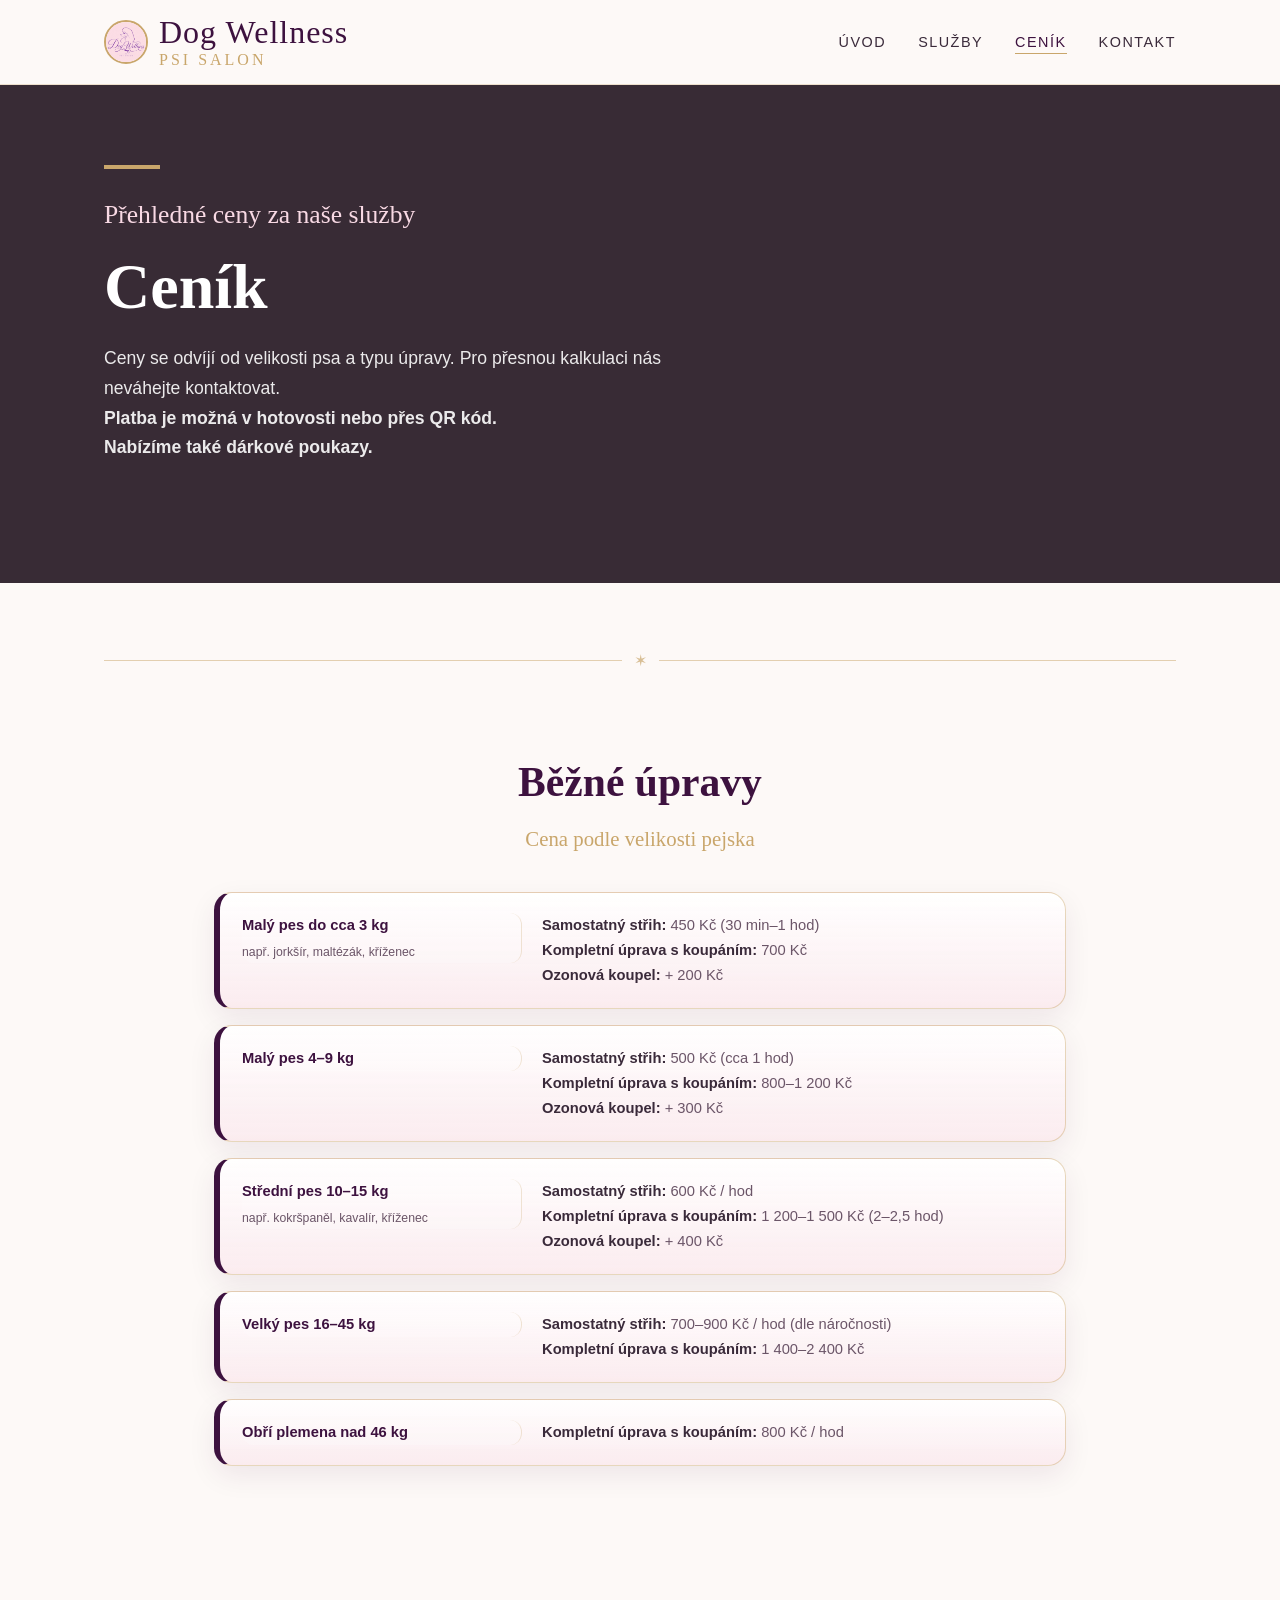
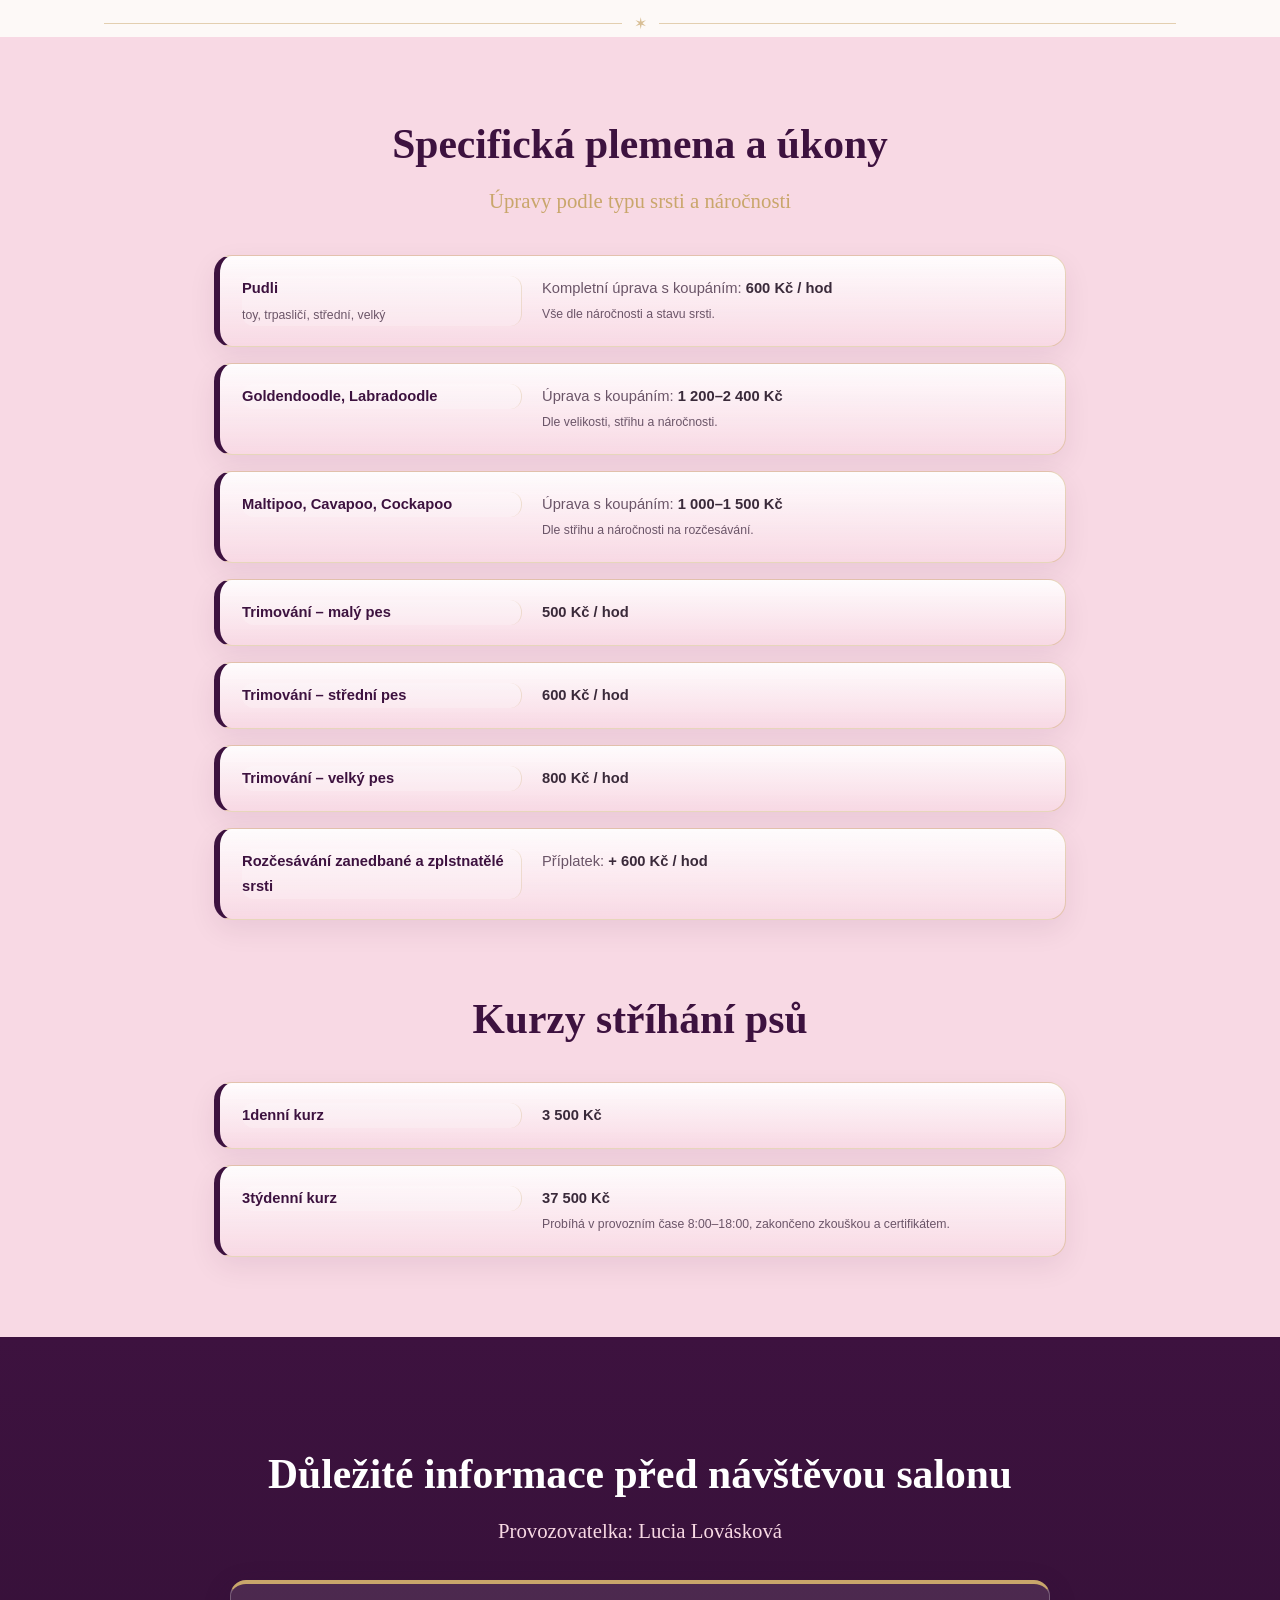
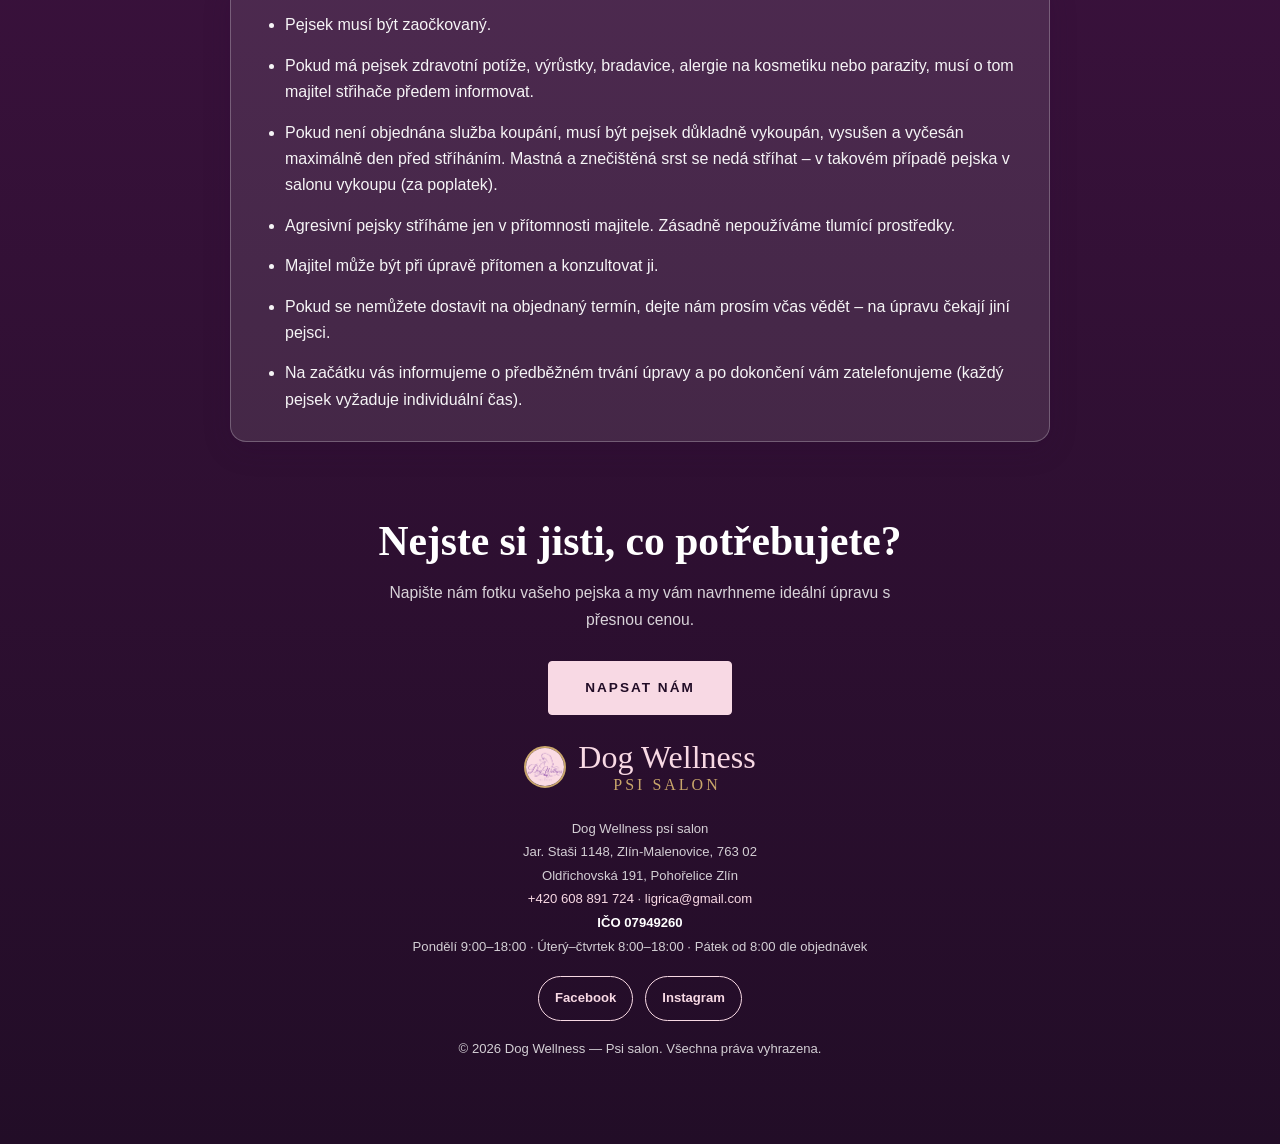
<file: cenik.html>
<!DOCTYPE html>
<html lang="cs">
<head>
  <meta charset="UTF-8">
  <meta name="viewport" content="width=device-width, initial-scale=1.0">
  <title>Ceník služeb | Dog Wellness psí salon Zlín</title>
  <meta name="description" content="Ceník služeb psího salonu Dog Wellness v Zlíně a Pohořelicích: stříhání psů, úprava srsti, koupání a péče o vašeho pejska.">
  <meta property="og:title" content="Ceník služeb | Dog Wellness psí salon Zlín">
  <meta property="og:description" content="Ceník služeb psího salonu Dog Wellness v Zlíně a Pohořelicích: stříhání psů, úprava srsti, koupání a péče o vašeho pejska.">
  <meta property="og:type" content="website">
  <meta property="og:url" content="https://www.dogwellnwss.cz/cenik.html">
  <meta property="og:image" content="https://www.dogwellnwss.cz/logo.jpg">
  <link rel="icon" type="image/x-icon" href="favicon.ico">
  <link rel="apple-touch-icon" sizes="180x180" href="favicon-256.png">
  <link rel="canonical" href="https://www.dogwellnwss.cz/cenik.html">
  <link rel="stylesheet" href="style.css">
</head>
<body>

  <!-- ===== NAVIGATION ===== -->
  <nav class="navbar">
    <div class="container">
      <a href="index.html" class="nav-logo">
        <img src="logo.jpg" alt="Dog Wellness psí salon Zlín logo">
        <span class="brand-name">Dog Wellness<small>Psi salon</small></span>
      </a>
      <ul class="nav-links">
        <li><a href="index.html">Úvod</a></li>
        <li><a href="sluzby.html">Služby</a></li>
        <li><a href="cenik.html" class="active">Ceník</a></li>
        <li><a href="kontakt.html">Kontakt</a></li>
      </ul>
      <button class="nav-toggle" aria-label="Menu"><span></span><span></span><span></span></button>
    </div>
  </nav>

  <!-- ===== PAGE HEADER ===== -->
  <section class="hero" style="min-height:50vh;">
    <div class="hero-content">
      <div class="container">
        <p class="hero-tagline">Přehledné ceny za naše služby</p>
        <h1>Ceník</h1>
        <p class="hero-subtitle">Ceny se odvíjí od velikosti psa a typu úpravy. Pro přesnou kalkulaci nás neváhejte kontaktovat.<br><strong>Platba je možná v hotovosti nebo přes QR kód.</strong><br><strong>Nabízíme také dárkové poukazy.</strong></p>
      </div>
    </div>
  </section>

  <!-- ===== DIVIDER ===== -->
  <div class="section-divider"><span class="star">&#10038;</span></div>

  <!-- ===== PRICING TABLE ===== -->
  <section class="section section-cream">
    <div class="container" style="max-width:900px;">
      <h2 class="section-title" style="text-align:center;">Běžné úpravy</h2>
      <p class="section-subtitle" style="text-align:center;margin-bottom:12px;">Cena podle velikosti pejska</p>

      <table class="pricing-table">
        <thead>
          <tr>
            <th>Velikost psa</th>
            <th>Úprava a cena</th>
          </tr>
        </thead>
        <tbody>
          <tr class="pricing-row pricing-row-compact">
            <td class="size-label">Malý pes do cca 3 kg<br><small>např. jorkšír, maltézák, kříženec</small></td>
            <td><strong>Samostatný střih:</strong> 450 Kč (30 min–1 hod)<br><strong>Kompletní úprava s koupáním:</strong> 700 Kč<br><strong>Ozonová koupel:</strong> + 200 Kč</td>
          </tr>
          <tr class="pricing-row pricing-row-compact">
            <td class="size-label">Malý pes 4–9 kg</td>
            <td><strong>Samostatný střih:</strong> 500 Kč (cca 1 hod)<br><strong>Kompletní úprava s koupáním:</strong> 800–1 200 Kč<br><strong>Ozonová koupel:</strong> + 300 Kč</td>
          </tr>
          <tr class="pricing-row pricing-row-main">
            <td class="size-label">Střední pes 10–15 kg<br><small>např. kokršpaněl, kavalír, kříženec</small></td>
            <td><strong>Samostatný střih:</strong> 600 Kč / hod<br><strong>Kompletní úprava s koupáním:</strong> 1 200–1 500 Kč (2–2,5 hod)<br><strong>Ozonová koupel:</strong> + 400 Kč</td>
          </tr>
          <tr class="pricing-row pricing-row-compact">
            <td class="size-label">Velký pes 16–45 kg</td>
            <td><strong>Samostatný střih:</strong> 700–900 Kč / hod (dle náročnosti)<br><strong>Kompletní úprava s koupáním:</strong> 1 400–2 400 Kč</td>
          </tr>
          <tr class="pricing-row pricing-row-compact">
            <td class="size-label">Obří plemena nad 46 kg</td>
            <td><strong>Kompletní úprava s koupáním:</strong> 800 Kč / hod</td>
          </tr>
        </tbody>
      </table>
    </div>
  </section>

  <!-- ===== DIVIDER ===== -->
  <div class="section-divider"><span class="star">&#10038;</span></div>

  <!-- ===== BREED AND COURSE PRICING ===== -->
  <section class="section section-alt">
    <div class="container" style="max-width:900px;">
      <h2 class="section-title" style="text-align:center;">Specifická plemena a úkony</h2>
      <p class="section-subtitle" style="text-align:center;margin-bottom:12px;">Úpravy podle typu srsti a náročnosti</p>

      <table class="pricing-table">
        <thead>
          <tr>
            <th>Služba</th>
            <th>Cena</th>
          </tr>
        </thead>
        <tbody>
          <tr class="pricing-row pricing-row-highlight">
            <td class="size-label">Pudli<br><small>toy, trpasličí, střední, velký</small></td>
            <td>Kompletní úprava s koupáním: <strong>600 Kč / hod</strong><br><small>Vše dle náročnosti a stavu srsti.</small></td>
          </tr>
          <tr class="pricing-row pricing-row-compact">
            <td class="size-label">Goldendoodle, Labradoodle</td>
            <td>Úprava s koupáním: <strong>1 200–2 400 Kč</strong><br><small>Dle velikosti, střihu a náročnosti.</small></td>
          </tr>
          <tr class="pricing-row pricing-row-compact">
            <td class="size-label">Maltipoo, Cavapoo, Cockapoo</td>
            <td>Úprava s koupáním: <strong>1 000–1 500 Kč</strong><br><small>Dle střihu a náročnosti na rozčesávání.</small></td>
          </tr>
          <tr class="pricing-row pricing-row-compact">
            <td class="size-label">Trimování – malý pes</td>
            <td><strong>500 Kč / hod</strong></td>
          </tr>
          <tr class="pricing-row pricing-row-main">
            <td class="size-label">Trimování – střední pes</td>
            <td><strong>600 Kč / hod</strong></td>
          </tr>
          <tr class="pricing-row pricing-row-compact">
            <td class="size-label">Trimování – velký pes</td>
            <td><strong>800 Kč / hod</strong></td>
          </tr>
          <tr class="pricing-row pricing-row-highlight">
            <td class="size-label">Rozčesávání zanedbané a zplstnatělé srsti</td>
            <td>Příplatek: <strong>+ 600 Kč / hod</strong></td>
          </tr>
        </tbody>
      </table>

      <h2 class="section-title" style="text-align:center;margin-top:72px;">Kurzy stříhání psů</h2>
      <table class="pricing-table">
        <thead>
          <tr>
            <th>Kurz</th>
            <th>Cena</th>
          </tr>
        </thead>
        <tbody>
          <tr class="pricing-row pricing-row-compact">
            <td class="size-label">1denní kurz</td>
            <td><strong>3 500 Kč</strong></td>
          </tr>
          <tr class="pricing-row pricing-row-main">
            <td class="size-label">3týdenní kurz</td>
            <td><strong>37 500 Kč</strong><br><small>Probíhá v provozním čase 8:00–18:00, zakončeno zkouškou a certifikátem.</small></td>
          </tr>
        </tbody>
      </table>
    </div>
  </section>

  <!-- ===== IMPORTANT CONDITIONS ===== -->
  <section class="section section-plum site-cta site-cta-conditions" style="text-align:left;">
    <div class="container" style="max-width:900px;">
      <h2 class="section-title" style="text-align:center;color:#fff;">Důležité informace před návštěvou salonu</h2>
      <p class="section-subtitle" style="text-align:center;margin-bottom:32px;">Provozovatelka: Lucia Lovásková</p>
      <ul style="max-width:820px;margin:0 auto;padding:28px 34px 28px 54px;color:rgba(255,255,255,.95);background:rgba(255,255,255,.1);border:1px solid rgba(255,255,255,.25);border-top:4px solid var(--gold);border-radius:16px;box-shadow:0 8px 28px rgba(45,12,54,.18);line-height:1.65;">
        <li style="margin-bottom:14px;">Pejsek musí být zaočkovaný.</li>
        <li style="margin-bottom:14px;">Pokud má pejsek zdravotní potíže, výrůstky, bradavice, alergie na kosmetiku nebo parazity, musí o tom majitel střihače předem informovat.</li>
        <li style="margin-bottom:14px;">Pokud není objednána služba koupání, musí být pejsek důkladně vykoupán, vysušen a vyčesán maximálně den před stříháním. Mastná a znečištěná srst se nedá stříhat – v takovém případě pejska v salonu vykoupu (za poplatek).</li>
        <li style="margin-bottom:14px;">Agresivní pejsky stříháme jen v přítomnosti majitele. Zásadně nepoužíváme tlumící prostředky.</li>
        <li style="margin-bottom:14px;">Majitel může být při úpravě přítomen a konzultovat ji.</li>
        <li style="margin-bottom:14px;">Pokud se nemůžete dostavit na objednaný termín, dejte nám prosím včas vědět – na úpravu čekají jiní pejsci.</li>
        <li>Na začátku vás informujeme o předběžném trvání úpravy a po dokončení vám zatelefonujeme (každý pejsek vyžaduje individuální čas).</li>
      </ul>
      <div class="site-cta-inner">
        <div class="site-cta-info">
          <h2 class="section-title" style="color:#fff;">Nejste si jisti, co potřebujete?</h2>
          <p>Napište nám fotku vašeho pejska a my vám navrhneme ideální úpravu s přesnou cenou.</p>
        </div>
        <a href="kontakt.html" class="btn" style="background:var(--rose);color:var(--plum-dark);border:1px solid var(--rose);">Napsat nám</a>
        <div class="site-cta-logo">
          <img src="logo.jpg" alt="Dog Wellness psí salon Zlín logo">
          <span class="brand-name">Dog Wellness<small>Psi salon</small></span>
        </div>
        <div class="site-cta-copy">
          Dog Wellness psí salon<br>
          Jar. Staši 1148, Zlín-Malenovice, 763 02<br>
          Oldřichovská 191, Pohořelice Zlín<br>
          <a href="tel:+420608891724">+420 608 891 724</a> · <a href="mailto:ligrica@gmail.com">ligrica@gmail.com</a><br>
          <strong>IČO 07949260</strong><br>
          Pondělí 9:00–18:00 · Úterý–čtvrtek 8:00–18:00 · Pátek od 8:00 dle objednávek
        </div>
        <div class="footer-social-links">
          <a class="social-link footer-social-link" href="https://www.facebook.com/Dogwellnesspsisalon/?locale=cs_CZ" target="_blank" rel="noopener" aria-label="Facebook">Facebook</a>
          <a class="social-link footer-social-link" href="https://www.instagram.com/dogwellnesspsisalon/" target="_blank" rel="noopener" aria-label="Instagram">Instagram</a>
        </div>
        <p class="site-cta-copy" style="margin-top:16px;">&copy; 2026 Dog Wellness — Psi salon. Všechna práva vyhrazena.</p>
      </div>
    </div>
  </section>

  <script src="script.js"></script>
</body>
</html>
</file>
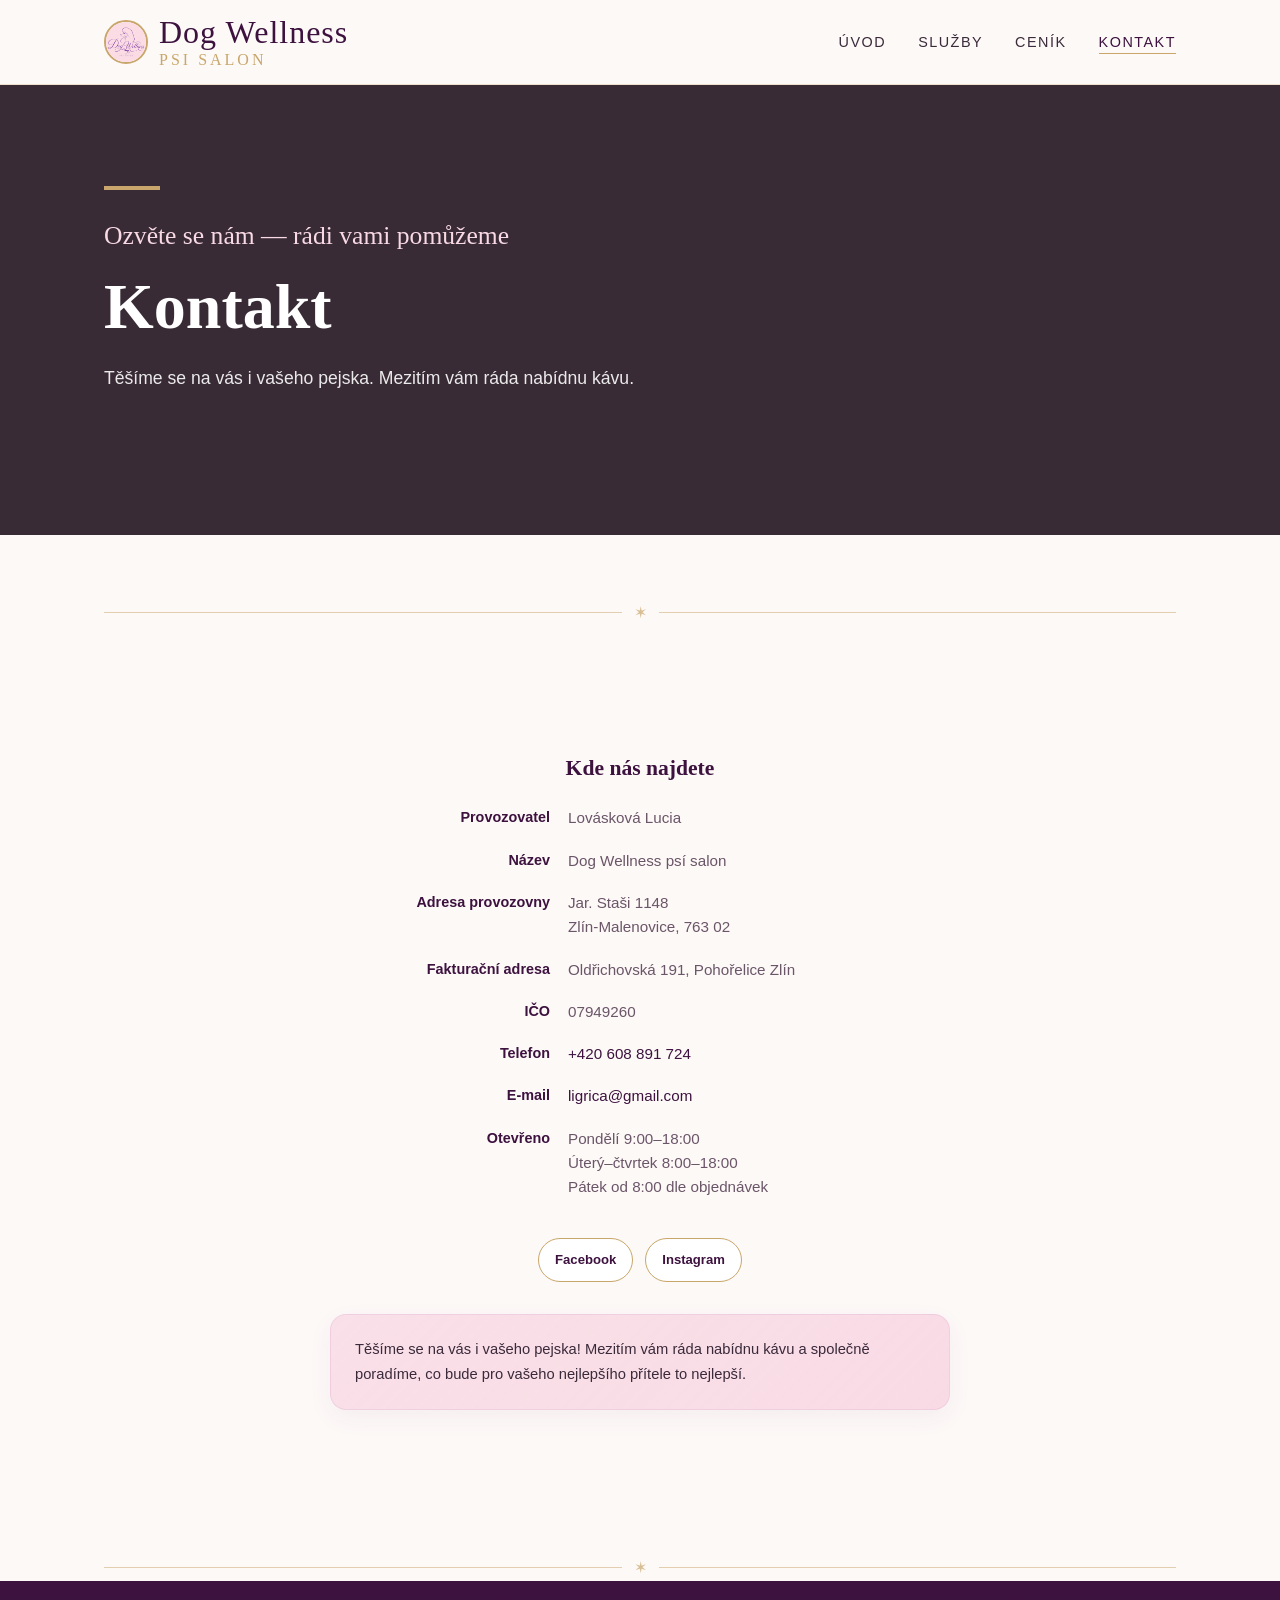
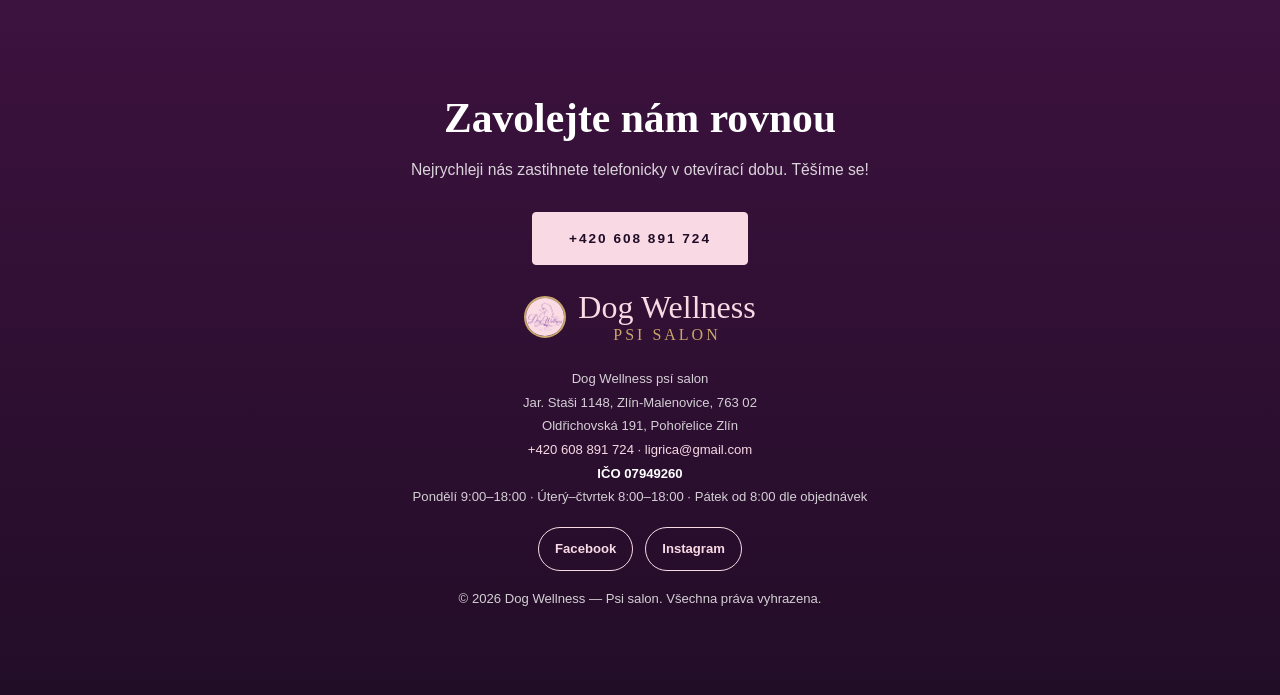
<file: kontakt.html>
<!DOCTYPE html>
<html lang="cs">
<head>
  <meta charset="UTF-8">
  <meta name="viewport" content="width=device-width, initial-scale=1.0">
  <title>Kontakt | Dog Wellness psí salon Zlín</title>
  <meta name="description" content="Kontaktujte Dog Wellness psí salon Zlín a Pohořelice pro stříhání psů, úpravu srsti, hygienu a individuální péči o vašeho pejska.">
  <meta property="og:title" content="Kontakt | Dog Wellness psí salon Zlín">
  <meta property="og:description" content="Kontaktujte Dog Wellness psí salon Zlín a Pohořelice pro stříhání psů, úpravu srsti, hygienu a individuální péči o vašeho pejska.">
  <meta property="og:type" content="website">
  <meta property="og:url" content="https://www.dogwellnwss.cz/kontakt.html">
  <meta property="og:image" content="https://www.dogwellnwss.cz/logo.jpg">
  <link rel="icon" type="image/x-icon" href="favicon.ico">
  <link rel="apple-touch-icon" sizes="180x180" href="favicon-256.png">
  <link rel="canonical" href="https://www.dogwellnwss.cz/kontakt.html">
  <link rel="stylesheet" href="style.css">
</head>
<body>

  <!-- ===== NAVIGATION ===== -->
  <nav class="navbar">
    <div class="container">
      <a href="index.html" class="nav-logo">
        <img src="logo.jpg" alt="Dog Wellness psí salon Zlín logo">
        <span class="brand-name">Dog Wellness<small>Psi salon</small></span>
      </a>
      <ul class="nav-links">
        <li><a href="index.html">Úvod</a></li>
        <li><a href="sluzby.html">Služby</a></li>
        <li><a href="cenik.html">Ceník</a></li>
        <li><a href="kontakt.html" class="active">Kontakt</a></li>
      </ul>
      <button class="nav-toggle" aria-label="Menu"><span></span><span></span><span></span></button>
    </div>
  </nav>

  <!-- ===== PAGE HEADER ===== -->
  <section class="hero" style="min-height:50vh;">
    <div class="hero-content">
      <div class="container">
        <p class="hero-tagline">Ozvěte se nám — rádi vami pomůžeme</p>
        <h1>Kontakt</h1>
        <p class="hero-subtitle">Těšíme se na vás i vašeho pejska. Mezitím vám ráda nabídnu kávu.</p>
      </div>
    </div>
  </section>

  <!-- ===== DIVIDER ===== -->
  <div class="section-divider"><span class="star">&#10038;</span></div>

  <!-- ===== CONTACT SECTION ===== -->
  <section class="section section-cream">
    <div class="container">
      <div class="contact-grid">

        <!-- Contact Info -->
        <div class="contact-info">
          <h3>Kde nás najdete</h3>

          <div class="contact-detail">
            <span class="contact-detail-label">Provozovatel</span>
            <span class="contact-detail-value">Lovásková Lucia</span>
          </div>
          <div class="contact-detail">
            <span class="contact-detail-label">Název</span>
            <span class="contact-detail-value">Dog Wellness psí salon</span>
          </div>
          <div class="contact-detail">
            <span class="contact-detail-label">Adresa provozovny</span>
            <span class="contact-detail-value">Jar. Staši 1148<br>Zlín-Malenovice, 763 02</span>
          </div>
          <div class="contact-detail">
            <span class="contact-detail-label">Fakturační adresa</span>
            <span class="contact-detail-value">Oldřichovská 191, Pohořelice Zlín</span>
          </div>
          <div class="contact-detail">
            <span class="contact-detail-label">IČO</span>
            <span class="contact-detail-value">07949260</span>
          </div>
          <div class="contact-detail">
            <span class="contact-detail-label">Telefon</span>
            <span class="contact-detail-value"><a href="tel:+420608891724">+420 608 891 724</a></span>
          </div>
          <div class="contact-detail">
            <span class="contact-detail-label">E-mail</span>
            <span class="contact-detail-value"><a href="mailto:ligrica@gmail.com">ligrica@gmail.com</a></span>
          </div>
          <div class="contact-detail">
            <span class="contact-detail-label">Otevřeno</span>
            <span class="contact-detail-value">Pondělí 9:00–18:00<br>Úterý–čtvrtek 8:00–18:00<br>Pátek od 8:00 dle objednávek</span>
          </div>

          <div class="contact-social-links">
            <a class="social-link" href="https://www.facebook.com/Dogwellnesspsisalon/?locale=cs_CZ" target="_blank" rel="noopener" aria-label="Facebook">
              <span class="social-text">Facebook</span>
            </a>
            <a class="social-link" href="https://www.instagram.com/dogwellnesspsisalon/" target="_blank" rel="noopener" aria-label="Instagram">
              <span class="social-text">Instagram</span>
            </a>
          </div>

          <div class="contact-note">
            <p>Těšíme se na vás i vašeho pejska! Mezitím vám ráda nabídnu kávu a společně poradíme, co bude pro vašeho nejlepšího přítele to nejlepší.</p>
          </div>
        </div>

      </div>
    </div>
  </section>

  <!-- ===== DIVIDER ===== -->
  <div class="section-divider"><span class="star">&#10038;</span></div>

  <!-- ===== CTA ===== -->
  <section class="section section-plum site-cta" style="text-align:center;">
    <div class="container">
      <div class="site-cta-inner">
        <div class="site-cta-info">
          <h2 class="section-title" style="color:#fff;">Zavolejte nám rovnou</h2>
          <p>Nejrychleji nás zastihnete telefonicky v otevírací dobu. Těšíme se!</p>
        </div>
        <a href="tel:+420608891724" class="btn" style="background:var(--rose);color:var(--plum-dark);border:1px solid var(--rose);">+420 608 891 724</a>
        <div class="site-cta-logo">
          <img src="logo.jpg" alt="Dog Wellness psí salon Zlín logo">
          <span class="brand-name">Dog Wellness<small>Psi salon</small></span>
        </div>
        <div class="site-cta-copy">
          Dog Wellness psí salon<br>
          Jar. Staši 1148, Zlín-Malenovice, 763 02<br>
          Oldřichovská 191, Pohořelice Zlín<br>
          <a href="tel:+420608891724">+420 608 891 724</a> · <a href="mailto:ligrica@gmail.com">ligrica@gmail.com</a><br>
          <strong>IČO 07949260</strong><br>
          Pondělí 9:00–18:00 · Úterý–čtvrtek 8:00–18:00 · Pátek od 8:00 dle objednávek
        </div>
        <div class="footer-social-links">
          <a class="social-link footer-social-link" href="https://www.facebook.com/Dogwellnesspsisalon/?locale=cs_CZ" target="_blank" rel="noopener" aria-label="Facebook">Facebook</a>
          <a class="social-link footer-social-link" href="https://www.instagram.com/dogwellnesspsisalon/" target="_blank" rel="noopener" aria-label="Instagram">Instagram</a>
        </div>
        <p class="site-cta-copy" style="margin-top:16px;">&copy; 2026 Dog Wellness — Psi salon. Všechna práva vyhrazena.</p>
      </div>
    </div>
  </section>


  <script src="script.js"></script>
</body>
</html>
</file>
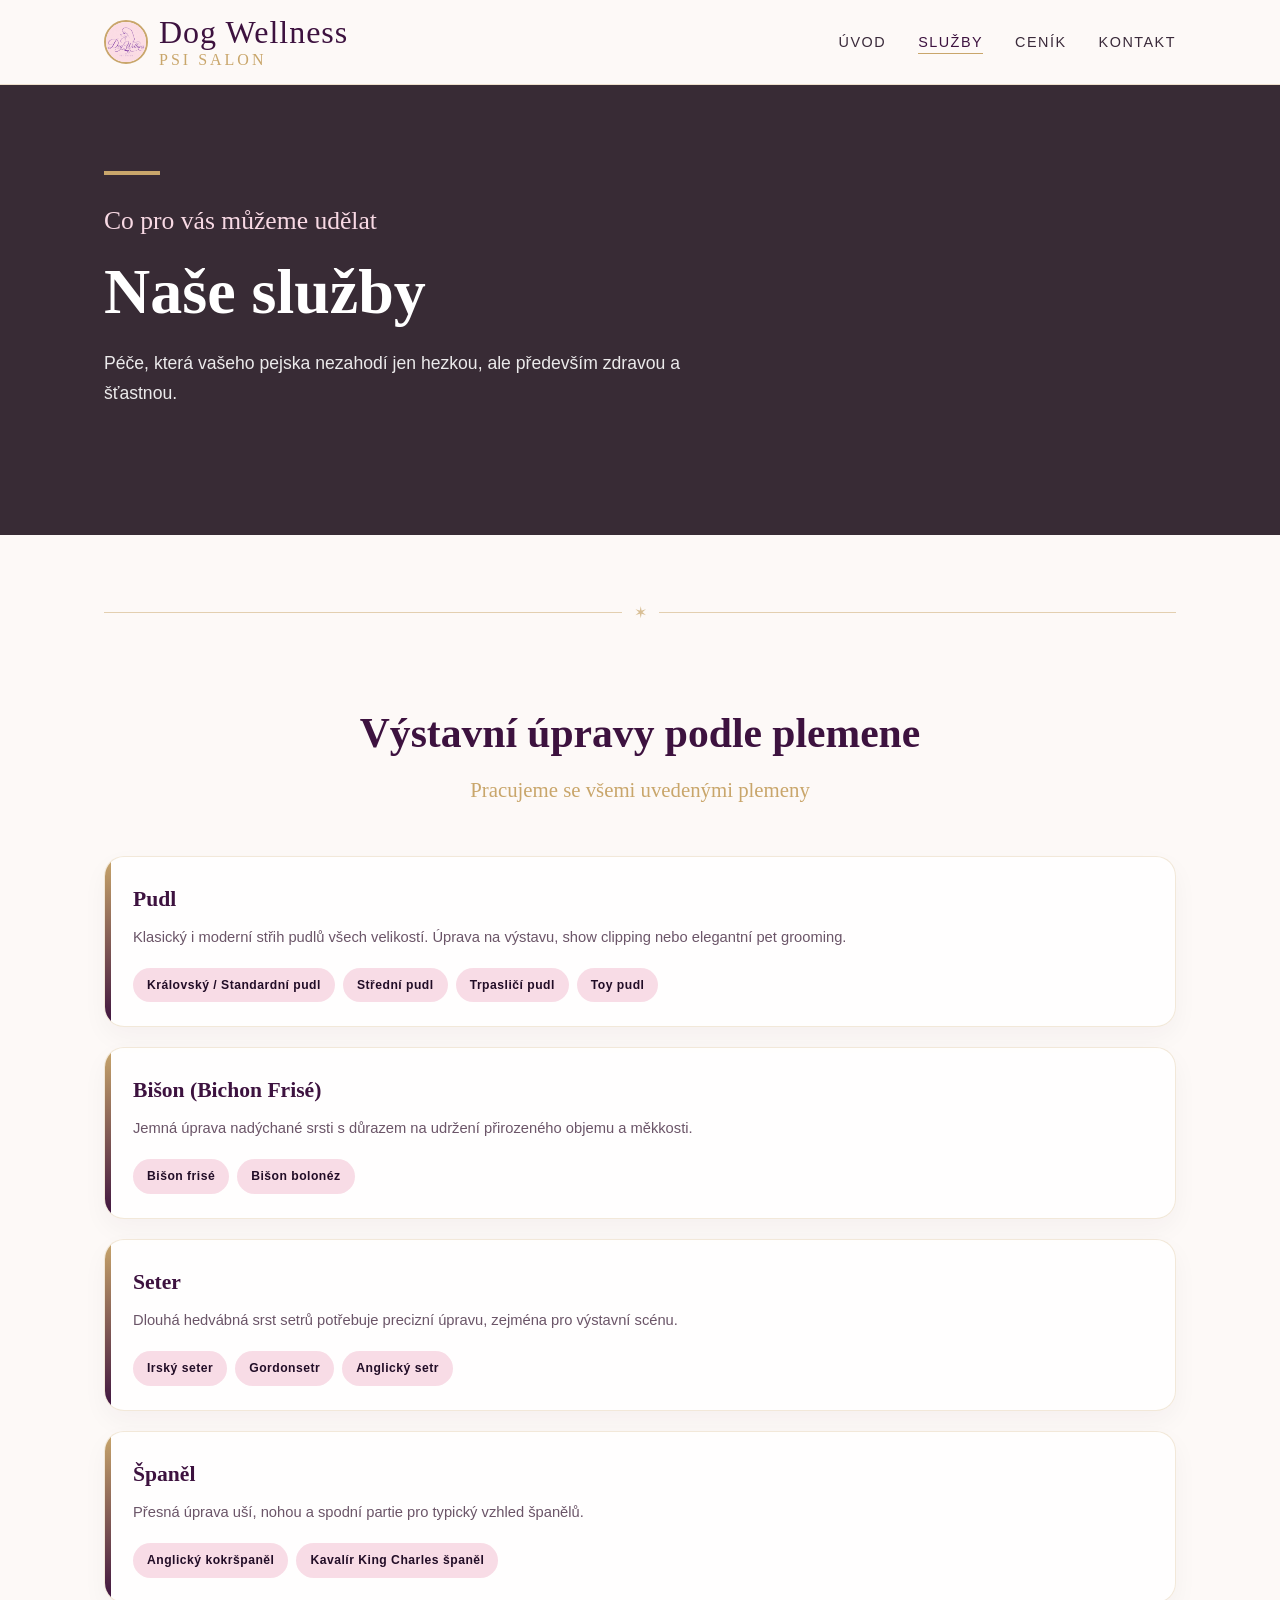
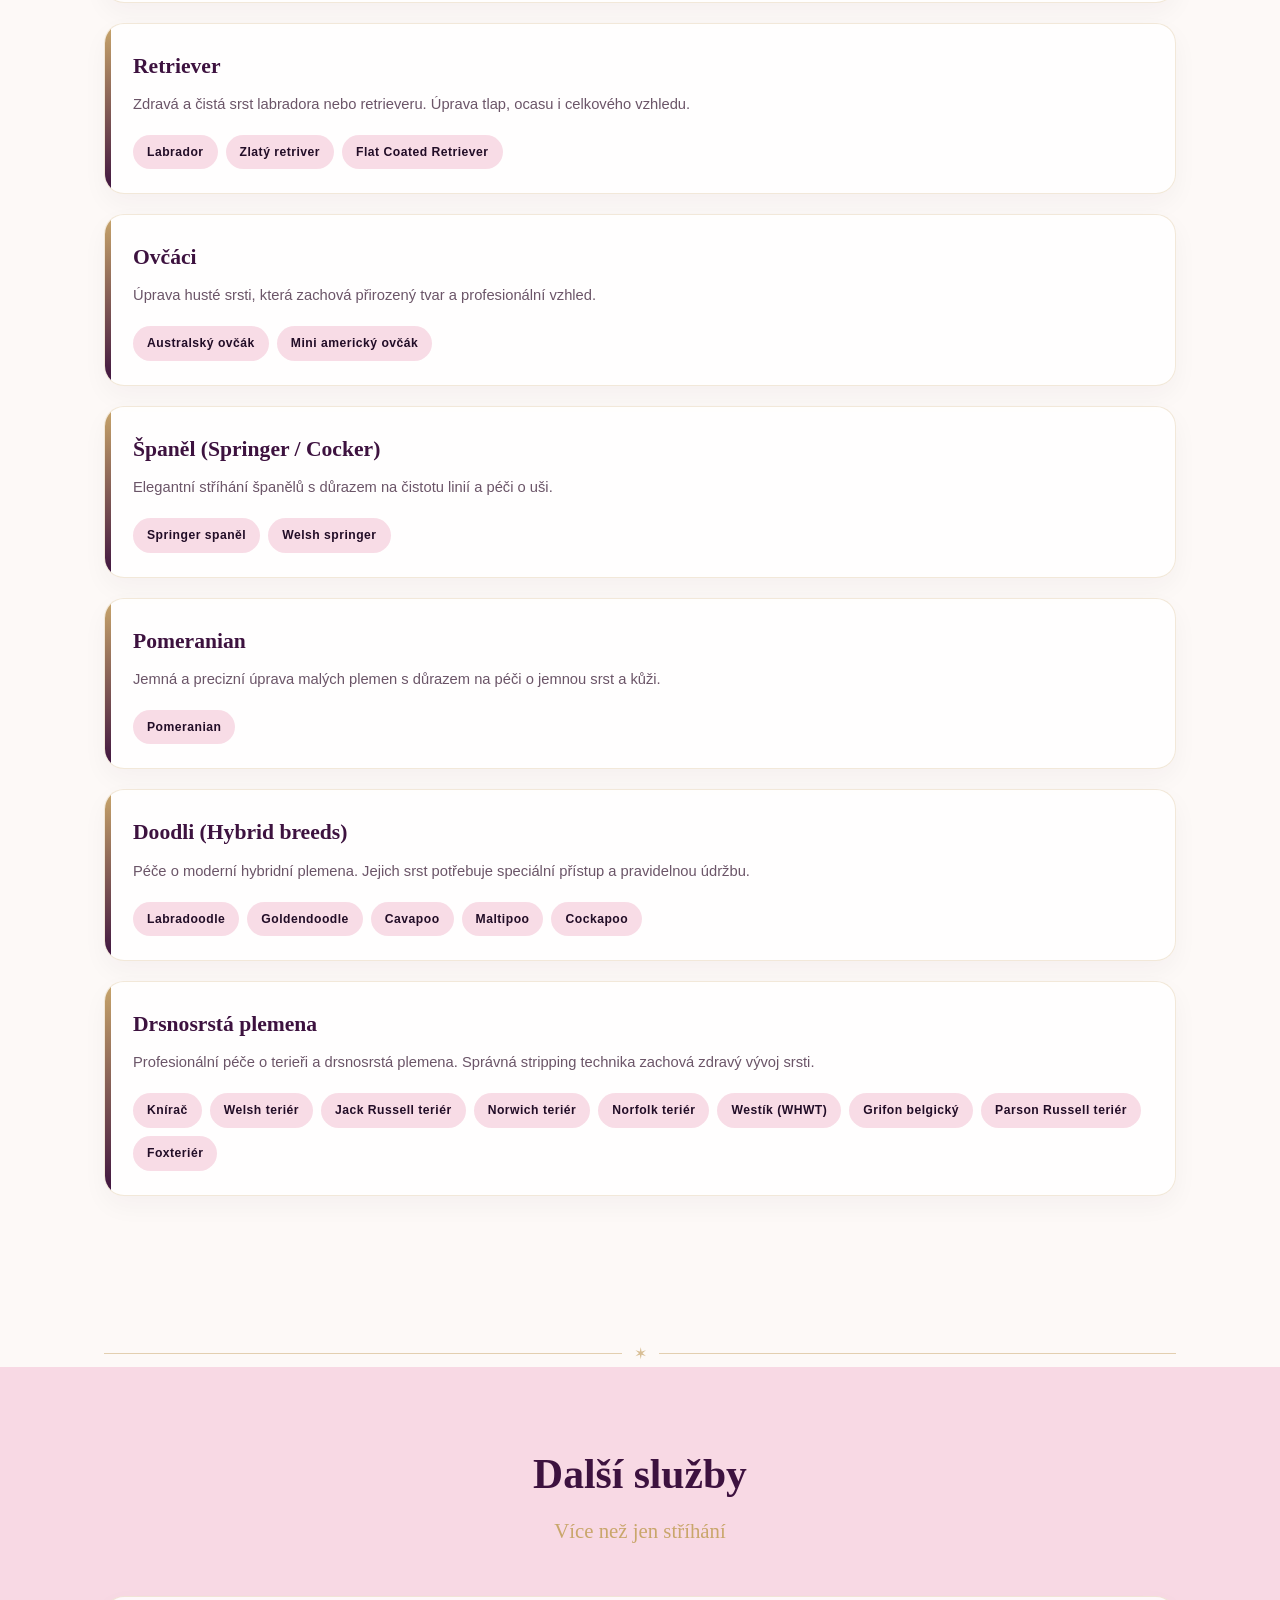
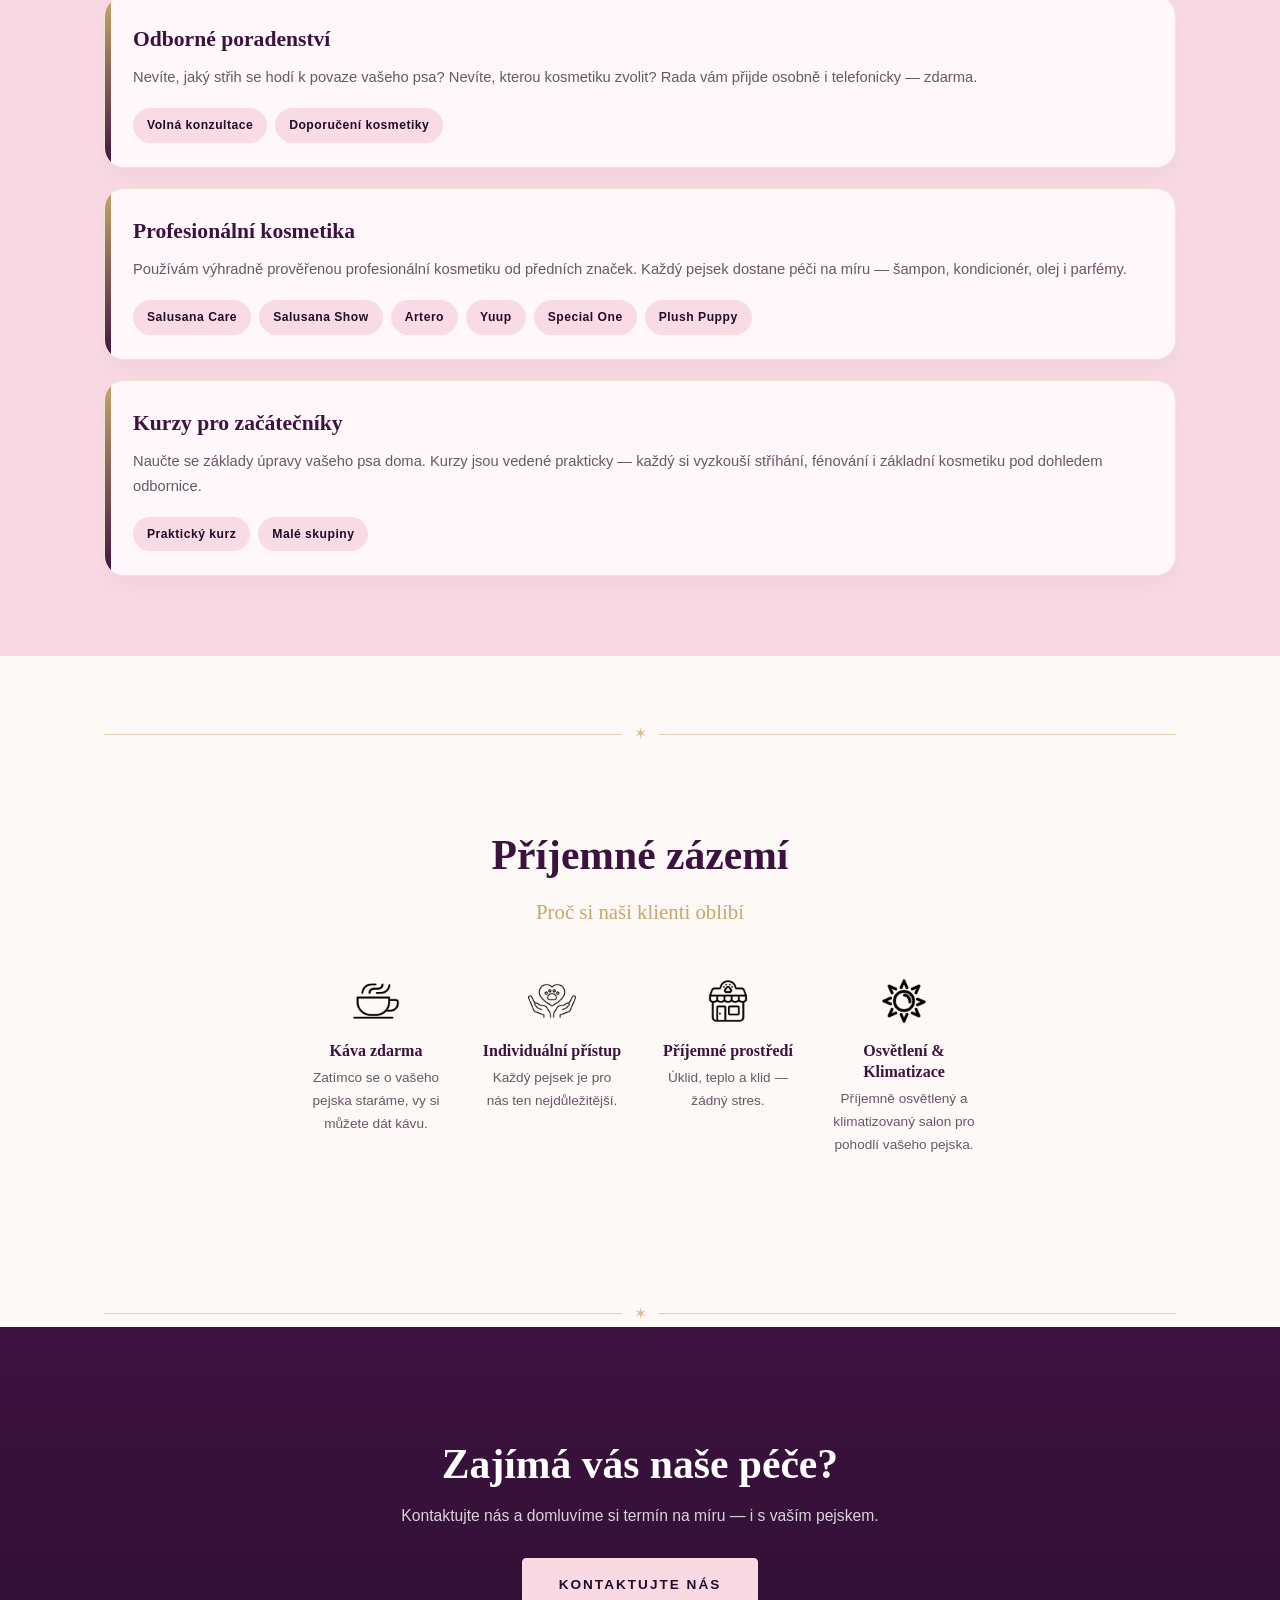
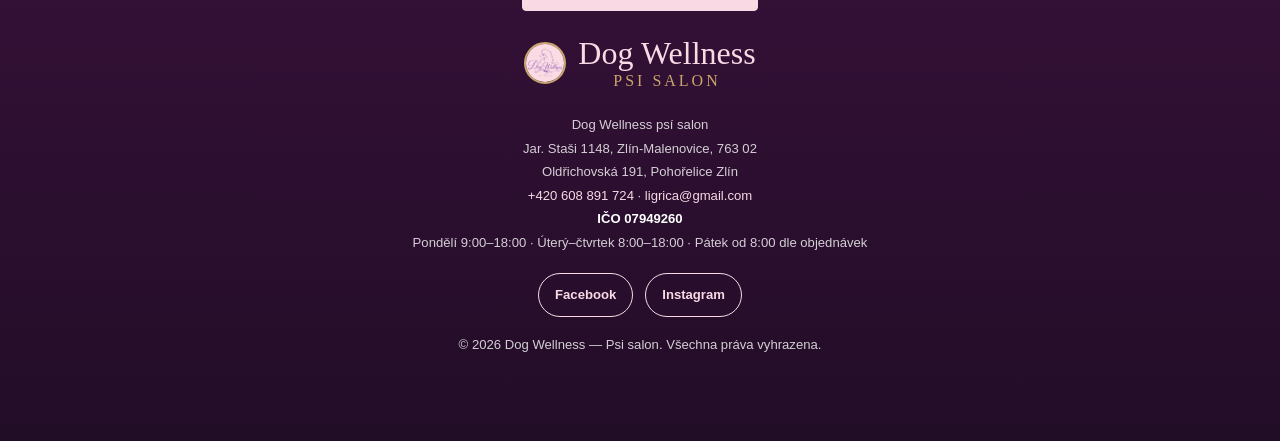
<file: sluzby.html>
<!DOCTYPE html>
<html lang="cs">
<head>
  <meta charset="UTF-8">
  <meta name="viewport" content="width=device-width, initial-scale=1.0">
  <title>Služby psího salonu | Dog Wellness Zlín</title>
  <meta name="description" content="Dog Wellness psí salon Zlín a Pohořelice nabízí služby stříhání psů, úpravu srsti, hygienu a péči pro každé plemeno v našem salonu.">
  <meta property="og:title" content="Služby psího salonu | Dog Wellness Zlín">
  <meta property="og:description" content="Dog Wellness psí salon Zlín a Pohořelice nabízí služby stříhání psů, úpravu srsti, hygienu a péči pro každé plemeno v našem salonu.">
  <meta property="og:type" content="website">
  <meta property="og:url" content="https://www.dogwellnwss.cz/sluzby.html">
  <meta property="og:image" content="https://www.dogwellnwss.cz/logo.jpg">
  <link rel="icon" type="image/x-icon" href="favicon.ico">
  <link rel="apple-touch-icon" sizes="180x180" href="favicon-256.png">
  <link rel="canonical" href="https://www.dogwellnwss.cz/sluzby.html">
  <link rel="stylesheet" href="style.css">
</head>
<body>

  <nav class="navbar">
    <div class="container">
      <a href="index.html" class="nav-logo"><img src="logo.jpg" alt="Dog Wellness psí salon Zlín logo"><span class="brand-name">Dog Wellness<small>Psi salon</small></span></a>
      <ul class="nav-links">
        <li><a href="index.html">Úvod</a></li>
        <li><a href="sluzby.html" class="active">Služby</a></li>
        <li><a href="cenik.html">Ceník</a></li>
        <li><a href="kontakt.html">Kontakt</a></li>
      </ul>
      <button class="nav-toggle" aria-label="Menu"><span></span><span></span><span></span></button>
    </div>
  </nav>

  <section class="hero" style="min-height:50vh;">
    <div class="hero-content">
      <div class="container">
        <p class="hero-tagline">Co pro vás můžeme udělat</p>
        <h1>Naše služby</h1>
        <p class="hero-subtitle">Péče, která vašeho pejska nezahodí jen hezkou, ale především zdravou a šťastnou.</p>
      </div>
    </div>
  </section>

  <div class="section-divider"><span class="star">&#10038;</span></div>

  <section class="section section-cream">
    <div class="container">
      <h2 class="section-title" style="text-align:center;">Výstavní úpravy podle plemene</h2>
      <p class="section-subtitle" style="text-align:center;margin-bottom:12px;">Pracujeme se všemi uvedenými plemeny</p>

      <div class="services-page-grid">
        <div class="service-card-lg reveal">
          <h3>Pudl</h3>
          <p>Klasický i moderní střih pudlů všech velikostí. Úprava na výstavu, show clipping nebo elegantní pet grooming.</p>
          <ul class="breed-list"><li class="breed-tag">Královský / Standardní pudl</li><li class="breed-tag">Střední pudl</li><li class="breed-tag">Trpasličí pudl</li><li class="breed-tag">Toy pudl</li></ul>
        </div>
        <div class="service-card-lg reveal">
          <h3>Bišon (Bichon Frisé)</h3>
          <p>Jemná úprava nadýchané srsti s důrazem na udržení přirozeného objemu a měkkosti.</p>
          <ul class="breed-list"><li class="breed-tag">Bišon frisé</li><li class="breed-tag">Bišon bolonéz</li></ul>
        </div>
        <div class="service-card-lg reveal">
          <h3>Seter</h3>
          <p>Dlouhá hedvábná srst setrů potřebuje precizní úpravu, zejména pro výstavní scénu.</p>
          <ul class="breed-list"><li class="breed-tag">Irský seter</li><li class="breed-tag">Gordonsetr</li><li class="breed-tag">Anglický setr</li></ul>
        </div>
        <div class="service-card-lg reveal">
          <h3>Španěl</h3>
          <p>Přesná úprava uší, nohou a spodní partie pro typický vzhled španělů.</p>
          <ul class="breed-list"><li class="breed-tag">Anglický kokršpaněl</li><li class="breed-tag">Kavalír King Charles španěl</li></ul>
        </div>
        <div class="service-card-lg reveal">
          <h3>Retriever</h3>
          <p>Zdravá a čistá srst labradora nebo retrieveru. Úprava tlap, ocasu i celkového vzhledu.</p>
          <ul class="breed-list"><li class="breed-tag">Labrador</li><li class="breed-tag">Zlatý retriver</li><li class="breed-tag">Flat Coated Retriever</li></ul>
        </div>
        <div class="service-card-lg reveal">
          <h3>Ovčáci</h3>
          <p>Úprava husté  srsti, která zachová přirozený tvar a profesionální vzhled.</p>
          <ul class="breed-list"><li class="breed-tag">Australský ovčák</li><li class="breed-tag">Mini americký ovčák</li></ul>
        </div>
        <div class="service-card-lg reveal">
          <h3>Španěl (Springer / Cocker)</h3>
          <p>Elegantní stříhání španělů s důrazem na čistotu linií a péči o uši.</p>
          <ul class="breed-list"><li class="breed-tag">Springer spaněl</li><li class="breed-tag">Welsh springer</li></ul>
        </div>
        <div class="service-card-lg reveal">
          <h3>Pomeranian</h3>
          <p>Jemná a precizní úprava malých plemen s důrazem na péči o jemnou srst a kůži.</p>
          <ul class="breed-list"><li class="breed-tag">Pomeranian</li></ul>
        </div>
        <div class="service-card-lg reveal">
          <h3>Doodli (Hybrid breeds)</h3>
          <p>Péče o moderní hybridní plemena. Jejich srst potřebuje speciální přístup a pravidelnou údržbu.</p>
          <ul class="breed-list"><li class="breed-tag">Labradoodle</li><li class="breed-tag">Goldendoodle</li><li class="breed-tag">Cavapoo</li><li class="breed-tag">Maltipoo</li><li class="breed-tag">Cockapoo</li></ul>
        </div>
        <div class="service-card-lg reveal">
          <h3>Drsnosrstá plemena</h3>
          <p>Profesionální péče o terieři a drsnosrstá plemena. Správná stripping technika zachová zdravý vývoj srsti.</p>
          <ul class="breed-list"><li class="breed-tag">Knírač</li><li class="breed-tag">Welsh teriér</li><li class="breed-tag">Jack Russell teriér</li><li class="breed-tag">Norwich teriér</li><li class="breed-tag">Norfolk teriér</li><li class="breed-tag">Westík (WHWT)</li><li class="breed-tag">Grifon belgický</li><li class="breed-tag">Parson Russell teriér</li><li class="breed-tag">Foxteriér</li></ul>
        </div>
      </div>
    </div>
  </section>

  <div class="section-divider"><span class="star">&#10038;</span></div>

  <section class="section section-alt">
    <div class="container">
      <h2 class="section-title" style="text-align:center;">Další služby</h2>
      <p class="section-subtitle" style="text-align:center;margin-bottom:12px;">Více než jen stříhání</p>

      <div class="services-page-grid">
        <div class="service-card-lg reveal">
          <h3>Odborné poradenství</h3>
          <p>Nevíte, jaký střih se hodí k povaze vašeho psa? Nevíte, kterou kosmetiku zvolit? Rada vám přijde osobně i telefonicky — zdarma.</p>
          <ul class="breed-list"><li class="breed-tag">Volná konzultace</li><li class="breed-tag">Doporučení kosmetiky</li></ul>
        </div>
        <div class="service-card-lg reveal">
          <h3>Profesionální kosmetika</h3>
          <p>Používám výhradně prověřenou profesionální kosmetiku od předních značek. Každý pejsek dostane péči na míru — šampon, kondicionér, olej i parfémy.</p>
          <ul class="breed-list"><li class="breed-tag">Salusana Care</li><li class="breed-tag">Salusana Show</li><li class="breed-tag">Artero</li><li class="breed-tag">Yuup</li><li class="breed-tag">Special One</li><li class="breed-tag">Plush Puppy</li></ul>
        </div>
        <div class="service-card-lg reveal">
          <h3>Kurzy pro začátečníky</h3>
          <p>Naučte se základy úpravy vašeho psa doma. Kurzy jsou vedené prakticky — každý si vyzkouší stříhání, fénování i základní kosmetiku pod dohledem odbornice.</p>
          <ul class="breed-list"><li class="breed-tag">Praktický kurz</li><li class="breed-tag">Malé skupiny</li></ul>
        </div>
      </div>
    </div>
  </section>

  <div class="section-divider"><span class="star">&#10038;</span></div>

  <section class="section section-cream">
    <div class="container" style="text-align:center;max-width:720px;">
      <h2 class="section-title">Příjemné zázemí</h2>
      <p class="section-subtitle" style="margin-bottom:16px;">Proč si naši klienti oblíbí</p>
      <div style="display:grid;grid-template-columns:repeat(4, 1fr);gap:32px;margin-top:48px;text-align:center;" class="reveal">
        <div><div class="service-icon" aria-hidden="true"><svg viewBox="0 0 24 24"><path d="M20 3H4v10c0 2.21 1.79 4 4 4h6c2.21 0 4-1.79 4-4v-3h2c1.1 0 2-.9 2-2V5c0-1.1-.9-2-2-2zm0 5h-2V5h2v3zM4 9V5h12v4c0 1.1-.9 2-2 2h-6c-1.1 0-2-.9-2-2z"/></svg></div><h4 style="margin-bottom:4px;">Káva zdarma</h4><p style="font-size:.85rem;color:var(--text-light);">Zatímco se o vašeho pejska staráme, vy si můžete dát kávu.</p></div>
        <div><div class="service-icon" aria-hidden="true"><svg viewBox="0 0 24 24"><path d="M12 21.35l-1.45-1.32C5.4 15.36 2 12.28 2 8.5 2 5.42 4.42 3 7.5 3c1.74 0 3.41.81 4.5 2.09C13.09 3.81 14.76 3 16.5 3 19.58 3 22 5.42 22 8.5c0 3.78-3.4 6.86-8.55 11.54L12 21.35z"/></svg></div><h4 style="margin-bottom:4px;">Individuální přístup</h4><p style="font-size:.85rem;color:var(--text-light);">Každý pejsek je pro nás ten nejdůležitější.</p></div>
        <div><div class="service-icon" aria-hidden="true"><svg viewBox="0 0 24 24"><path d="M10 20v-6h4v6h5v-8h3L12 3 2 12h3v8z"/></svg></div><h4 style="margin-bottom:4px;">Příjemné prostředí</h4><p style="font-size:.85rem;color:var(--text-light);">Úklid, teplo a klid — žádný stres.</p></div>
        <div><div class="service-icon" aria-hidden="true"><svg viewBox="0 0 24 24"><path d="M12 18c-3.3 0-6-2.7-6-6s2.7-6 6-6 6 2.7 6 6-2.7 6-6 6zm0-10c-2.2 0-4 1.8-4 4s1.8 4 4 4 4-1.8 4-4-1.8-4-4-4zm0-8c-.55 0-1-.45-1-1V1c0-.55.45-1 1-1s1 .45 1 1v2c0 .55-.45 1-1 1zm0 20c-.55 0-1 .45-1 1v2c0 .55.45 1 1 1s1-.45 1-1v-2c0-.55-.45-1-1-1zM4.22 4.22c-.39-.39-1.02-.39-1.41 0-.39.39-.39 1.02 0 1.41l1.41 1.41c.39.39 1.02.39 1.41 0 .39-.39.39-1.02 0-1.41L4.22 4.22zm11.56 11.56c-.39-.39-1.02-.39-1.41 0-.39.39-.39 1.02 0 1.41l1.41 1.41c.39.39 1.02.39 1.41 0 .39-.39.39-1.02 0-1.41l-1.41-1.41zM1 11h2c.55 0 1 .45 1 1s-.45 1-1 1H1c-.55 0-1-.45-1-1s.45-1 1-1zm20 0h2c.55 0 1 .45 1 1s-.45 1-1 1h-2c-.55 0-1-.45-1-1s.45-1 1-1zM4.22 19.78c-.39-.39-1.02-.39-1.41 0-.39.39-.39 1.02 0 1.41l1.41 1.41c.39.39 1.02.39 1.41 0 .39-.39.39-1.02 0-1.41l-1.41-1.41zm11.56-11.56c-.39-.39-1.02-.39-1.41 0-.39.39-.39 1.02 0 1.41l1.41 1.41c.39.39 1.02.39 1.41 0 .39-.39.39-1.02 0-1.41l-1.41-1.41z"/></svg></div><h4 style="margin-bottom:4px;">Osvětlení & Klimatizace</h4><p style="font-size:.85rem;color:var(--text-light);">Příjemně osvětlený a klimatizovaný salon pro pohodlí vašeho pejska.</p></div>
      </div>
    </div>
  </section>

  <div class="section-divider"><span class="star">&#10038;</span></div>

  <section class="section section-plum site-cta" style="text-align:center;">
    <div class="container">
      <div class="site-cta-inner">
        <div class="site-cta-info">
          <h2 class="section-title" style="color:#fff;">Zajímá vás naše péče?</h2>
          <p>Kontaktujte nás a domluvíme si termín na míru — i s vaším pejskem.</p>
        </div>
        <a href="kontakt.html" class="btn" style="background:var(--rose);color:var(--plum-dark);border:1px solid var(--rose);">Kontaktujte nás</a>
        <div class="site-cta-logo">
          <img src="logo.jpg" alt="Dog Wellness psí salon Zlín logo">
          <span class="brand-name">Dog Wellness<small>Psi salon</small></span>
        </div>
        <div class="site-cta-copy">
          Dog Wellness psí salon<br>
          Jar. Staši 1148, Zlín-Malenovice, 763 02<br>
          Oldřichovská 191, Pohořelice Zlín<br>
          <a href="tel:+420608891724">+420 608 891 724</a> · <a href="mailto:ligrica@gmail.com">ligrica@gmail.com</a><br>
          <strong>IČO 07949260</strong><br>
          Pondělí 9:00–18:00 · Úterý–čtvrtek 8:00–18:00 · Pátek od 8:00 dle objednávek
        </div>
        <div class="footer-social-links">
          <a class="social-link footer-social-link" href="https://www.facebook.com/Dogwellnesspsisalon/?locale=cs_CZ" target="_blank" rel="noopener" aria-label="Facebook">Facebook</a>
          <a class="social-link footer-social-link" href="https://www.instagram.com/dogwellnesspsisalon/" target="_blank" rel="noopener" aria-label="Instagram">Instagram</a>
        </div>
        <p class="site-cta-copy" style="margin-top:16px;">&copy; 2026 Dog Wellness — Psi salon. Všechna práva vyhrazena.</p>
      </div>
    </div>
  </section>

  <script src="script.js"></script>
</body>
</html>
</file>
<file: style.css>
/* ===== LIGRICA — Dog Wellness Salon ===== */

/* --- Reset & Base --- */
*, *::before, *::after {
  box-sizing: border-box;
  margin: 0;
  padding: 0;
}

:root {
  --plum: #3d123f;
  --plum-dark: #220d27;
  --rose: #F8D9E4;
  --cream: #FDF9F7;
  --gold: #C9A66B;
  --text: #3a2a3a;
  --text-light: #6b5568;
  --white: #ffffff;
}

html { scroll-behavior: smooth; }

body {
  font-family: 'Poppins', Arial, Helvetica, sans-serif;
  color: var(--text);
  background: var(--cream);
  line-height: 1.7;
  -webkit-font-smoothing: antialiased;
}

img { max-width: 100%; height: auto; display: block; }
a { color: var(--plum); text-decoration: none; transition: color .2s ease; }
a:hover { color: var(--plum-dark); }

h1, h2, h3, h4 {
  font-family: 'Playfair Display', Georgia, serif;
  color: var(--plum);
  line-height: 1.3;
}

@import url('https://fonts.googleapis.com/css2?family=Parisienne&family=Playfair+Display:ital,wght@0,400;0,600;0,700;1,400&family=Poppins:wght@300;400;500;600&display=swap');

/* --- Container --- */
.container { width: 100%; max-width: 1120px; margin: 0 auto; padding: 0 24px; }

/* ===== NAVIGATION ===== */
.navbar {
  position: sticky; top: 0; z-index: 1000;
  background: var(--cream);
  border-bottom: 1px solid rgba(201,166,107,.3);
  padding: 16px 0;
}
.navbar .container { display: flex; align-items: center; justify-content: space-between; }

.nav-logo {
  display: flex; align-items: center; gap: 11px;
  color: var(--plum); letter-spacing: 1px;
}
.nav-logo img,
.footer-logo img {
  width: 44px; height: 44px; object-fit: cover; border-radius: 50%;
  border: 2px solid var(--gold); flex: 0 0 auto;
}
.brand-name {
  font-family: 'Parisienne', cursive; font-size: 2rem; line-height: 1;
  display: block;
}
.brand-name small {
  font-family: 'Playfair Display', serif; font-size: .5em; display: block;
  letter-spacing: 3px; text-transform: uppercase; color: var(--gold); margin-top: 4px;
}

.nav-links { display: flex; gap: 32px; list-style: none; }
.nav-links a {
  font-family: 'Poppins', sans-serif;
  font-size: .9rem; font-weight: 500; text-transform: uppercase;
  letter-spacing: 1.5px; color: var(--text); position: relative; padding-bottom: 4px;
}
.nav-links a::after {
  content: ''; position: absolute; left: 0; bottom: 0;
  width: 0; height: 1px; background: var(--gold); transition: width .3s ease;
}
.nav-links a:hover::after,
.nav-links a.active::after { width: 100%; }
.nav-links a.active { color: var(--plum); }

.nav-toggle {
  display: none; flex-direction: column; gap: 5px;
  background: none; border: none; cursor: pointer; padding: 4px;
}
.nav-toggle span { width: 26px; height: 2px; background: var(--plum); transition: transform .3s ease, opacity .3s ease; }

/* ===== DIVIDER ===== */
.section-divider {
  width: 100%; max-width: 1120px; padding: 0 24px;
  text-align: center; margin: 64px auto 0;
  display: flex; align-items: center; justify-content: center; gap: 12px;
}
.section-divider::before,
.section-divider::after {
  content: ''; flex: 1; max-width: none; height: 1px;
  background: var(--gold); opacity: .5;
}
.section-divider .star { font-size: 1rem; color: var(--gold); opacity: .7; }

/* ===== HERO ===== */
.hero {
  position: relative; min-height: 85vh; display: flex;
  align-items: center; overflow: hidden; background: #382b35;
}
.hero-bg {
  position: absolute; inset: 0;
  background-size: cover; background-position: center 38%; opacity: .7;
}
.hero-bg::after {
  content: ''; position: absolute; inset: 0;
  background: linear-gradient(90deg, rgba(30,20,30,.92) 0%, rgba(50,31,48,.72) 48%, rgba(50,31,48,.18) 100%);
}
.hero-bg img { width: 100%; height: 100%; object-fit: cover; }
.hero .container { width: 100%; }
.hero-content { max-width: 620px; }
.hero > .hero-content { width: 100%; max-width: none; }
.hero > .hero-content > .container { width: 100%; }
.hero > .hero-content > .container > * { max-width: 620px; }
.hero-content::before {
  content: ''; display: block; width: 56px; height: 4px; background: var(--gold);
  margin-bottom: 24px;
}
.hero > .hero-content::before { display: none; }
.hero > .hero-content > .container::before {
  content: ''; display: block; width: 56px; height: 4px; background: var(--gold);
  margin-bottom: 24px;
}
.hero-content {
  position: relative; z-index: 2; color: var(--white); padding: 80px 0;
}
.hero-tagline { font-family: 'Parisienne', cursive; font-size: 1.6rem; color: var(--rose); margin-bottom: 8px; }
.hero h1 {
  font-family: 'Playfair Display', serif;
  font-size: clamp(2.4rem,5vw,4rem); color: var(--white);
  margin-bottom: 16px; font-weight: 700;
}
.hero-subtitle { font-size: 1.1rem; font-weight: 300; max-width: 520px; color: rgba(255,255,255,.9); margin-bottom: 40px; }

.hero-stats { display: flex; gap: 48px; margin-bottom: 40px; }
.hero-stat-number { font-family: 'Playfair Display', serif; font-size: 2.6rem; font-weight: 700; color: var(--rose); line-height: 1; }
.hero-stat-label { font-size: .85rem; text-transform: uppercase; letter-spacing: 1px; color: rgba(255,255,255,.7); margin-top: 4px; }

/* ===== BUTTONS ===== */
.btn {
  display: inline-block; font-family: 'Poppins', sans-serif;
  font-size: .85rem; font-weight: 600; text-transform: uppercase;
  letter-spacing: 2px; padding: 14px 36px; border-radius: 4px;
  transition: all .3s ease; cursor: pointer; border: none;
}
.btn-primary { background: var(--plum); color: var(--white); border: 1px solid var(--plum); }
.btn-primary:hover { background: var(--plum-dark); border-color: var(--plum-dark); color: var(--white); }
.btn-outline { background: transparent; color: var(--plum); border: 1px solid var(--gold); }
.btn-outline:hover { background: var(--gold); color: var(--white); }
.btn-rose { background: var(--rose); color: var(--plum-dark); border: 1px solid var(--rose); }
.btn-rose:hover { background: #f0c4d4; border-color: #f0c4d4; }

/* ===== QUOTE ===== */
.quote-section {
  background: var(--cream);
  color: var(--text);
  padding: 22px 0 8px;
}
.quote-card {
  max-width: 620px;
  margin: 0 auto;
  text-align: center;
  padding: 8px 20px;
  border: none;
  border-radius: 0;
  background: transparent;
  box-shadow: none;
}
.quote-card blockquote {
  font-family: 'Parisienne', cursive;
  font-size: clamp(1.5rem, 2.5vw, 1.9rem);
  color: var(--plum);
  line-height: 1.35;
  font-style: italic;
  font-weight: 400;
}
.quote-mark {
  display: block;
  font-family: 'Parisienne', cursive;
  font-size: 2rem;
  color: var(--gold);
  line-height: 1;
  margin-bottom: 4px;
}

/* ===== SECTIONS ===== */
.section { padding: 80px 0; }
.section-alt { background: var(--rose); }
.section-cream { background: var(--cream); }
.section-plum {
  background: linear-gradient(180deg, var(--plum) 0%, var(--plum-dark) 100%);
  color: var(--white);
}
.section-title { font-size: clamp(1.8rem,3.5vw,2.6rem); margin-bottom: 12px; }
.section-subtitle { font-family: 'Parisienne', cursive; font-size: 1.3rem; color: var(--gold); margin-bottom: 40px; }
.section-plum .section-title { color: var(--white); }
.section-plum .section-subtitle { color: var(--rose); }

.site-cta {
  padding-top: 110px;
  padding-bottom: 84px;
  position: relative;
  overflow: hidden;
}

.site-cta .container {
  display: flex;
  flex-direction: column;
  align-items: center;
  justify-content: center;
}

.site-cta .brand-name {
  color: var(--rose);
  display: inline-flex;
  flex-direction: column;
  align-items: center;
}

.site-cta .brand-name small {
  color: var(--gold);
}

.site-cta .site-cta-inner {
  display: flex;
  flex-direction: column;
  align-items: center;
  justify-content: center;
  width: 100%;
}

.site-cta-conditions .site-cta-inner {
  margin-top: 72px;
}

.site-cta .site-cta-info {
  text-align: center;
  width: min(100%, 620px);
  margin-bottom: 28px;
}

.site-cta .site-cta-info p {
  color: rgba(255,255,255,.82);
  margin: 12px auto 0;
  max-width: 560px;
  font-size: .98rem;
}

.site-cta .site-cta-logo {
  display: inline-flex;
  align-items: center;
  justify-content: center;
  gap: 12px;
  color: var(--rose);
  margin-top: 26px;
  margin-bottom: 14px;
}

.site-cta .site-cta-logo img {
  width: 42px;
  height: 42px;
  object-fit: cover;
  border-radius: 50%;
  border: 2px solid var(--gold);
}

.site-cta .site-cta-copy {
  font-size: .82rem;
  color: rgba(255,255,255,.8);
  line-height: 1.8;
  text-align: center;
  margin-top: 10px;
}

.site-cta .site-cta-copy a {
  color: var(--rose);
}

.site-cta .site-cta-copy strong {
  color: var(--white);
}

.site-cta .footer-social-links {
  margin-top: 18px;
}

.site-cta .footer-social-links .social-link {
  background: transparent;
  border-color: var(--rose);
  color: var(--rose);
}

.site-cta .footer-social-links .social-link:hover {
  background: var(--rose);
  color: var(--plum-dark);
}

/* ===== ABOUT ===== */
.about-grid { display: grid; grid-template-columns: 1fr 1fr; gap: 64px; align-items: center; }
.about-image-stack {
  display: flex; flex-direction: column; gap: 20px; width: 100%;
  border-radius: 24px; overflow: hidden;
}
.about-image-stack img {
  display: block; width: 100%; height: auto; object-fit: cover;
  border-radius: 24px;
}
.about-img-wrap,
.breeding-img-wrap,
.gallery-item { position: relative; overflow: hidden; }
.about-img-wrap img,
.breeding-img-wrap img,
.gallery-item img { width: 100%; height: 100%; object-fit: cover; border-radius: inherit; transition: opacity .4s ease; }
.img-placeholder {
  display: flex; align-items: center; justify-content: center;
  color: rgba(123,45,142,.3); font-size: .75rem;
  text-transform: uppercase; letter-spacing: 2px;
}
.img-slot.slot-placeholder > img { display: none !important; }

/* ===== BREEDING ===== */
.breeding-card {
  background: var(--white); border-radius: 20px; overflow: hidden;
  display: grid; grid-template-columns: 1fr 1fr;
  box-shadow: 0 4px 24px rgba(123,45,142,.08);
}
.breeding-content { padding: 48px; display: flex; flex-direction: column; justify-content: center; }
.breeding-badge { font-family: 'Parisienne', cursive; font-size: 1.1rem; color: var(--gold); margin-bottom: 8px; }
.breeding-content h3 { font-size: 1.8rem; margin-bottom: 16px; }
.breeding-content p { color: var(--text-light); font-size: .95rem; margin-bottom: 24px; }

/* ===== SERVICES PREVIEW ===== */
.services-preview { display: grid; grid-template-columns: repeat(auto-fit,minmax(220px,1fr)); gap: 32px; margin-top: 48px; }
.service-card {
  text-align: center; padding: 40px 24px; background: var(--white);
  border-radius: 16px; border: 1px solid rgba(201,166,107,.25);
  transition: transform .3s ease, box-shadow .3s ease;
}
.service-card:hover { transform: translateY(-4px); box-shadow: 0 8px 32px rgba(123,45,142,.1); }
.service-icon { width: 48px; height: 48px; margin: 0 auto 16px; color: var(--plum); }
.service-icon img { width: 100%; height: 100%; object-fit: contain; display: block; }
.service-icon svg { width: 100%; height: 100%; fill: none; stroke: currentColor; stroke-width: 1.5; stroke-linecap: round; stroke-linejoin: round; }
.service-card h4 { font-size: 1.1rem; margin-bottom: 8px; }
.service-card p { font-size: .85rem; color: var(--text-light); }

/* ===== GALLERY ===== */
.gallery-grid { display: grid; grid-template-columns: repeat(5,1fr); gap: 16px; margin-top: 48px; }
.gallery-item { border-radius: 16px; overflow: hidden; aspect-ratio: 3/4; box-shadow: 0 10px 24px rgba(80,30,60,.12); }
.gallery-item img { transition: transform .5s ease, filter .5s ease; }
.gallery-item:hover img { transform: scale(1.05); filter: saturate(1.08); }

/* ===== SERVICES PAGE ===== */
.services-page-grid {
  display: grid;
  grid-template-columns: 1fr;
  gap: 20px;
  margin-top: 48px;
}
.service-card-lg {
  position: relative;
  background: rgba(255,255,255,.8);
  border-radius: 20px;
  padding: 28px 28px 24px 28px;
  border: 1px solid rgba(201,166,107,.25);
  box-shadow: 0 10px 26px rgba(61,18,63,.04);
  overflow: hidden;
}
.service-card-lg::before {
  content: '';
  position: absolute;
  left: 0; top: 0; bottom: 0;
  width: 6px;
  background: linear-gradient(180deg, var(--gold) 0%, var(--plum) 100%);
}
.service-card-lg h3 { font-size: 1.35rem; margin-bottom: 12px; }
.service-card-lg p { font-size: .92rem; color: var(--text-light); margin-bottom: 16px; }

.breed-list { list-style: none; display: flex; flex-wrap: wrap; gap: 8px; margin-top: 18px; }
.breed-tag {
  font-size: .76rem; padding: 7px 14px; border-radius: 999px;
  background: rgba(248,217,228,.9); color: var(--plum-dark); font-weight: 600;
  letter-spacing: .04em;
}

/* ===== PRICING ===== */
.pricing-table {
  width: 100%; border-collapse: collapse; margin-top: 36px;
  background: transparent; border-radius: 20px; overflow: visible;
  box-shadow: none;
}
.pricing-table thead { display: none; }
.pricing-table tbody {
  display: grid;
  gap: 16px;
}
.pricing-table tbody tr {
  display: grid;
  grid-template-columns: minmax(220px, 280px) 1fr;
  gap: 20px;
  align-items: start;
  background: linear-gradient(180deg, rgba(255,255,255,.92) 0%, rgba(248,217,228,.42) 100%);
  border: 1px solid rgba(201,166,107,.45);
  border-left: 6px solid var(--plum);
  border-radius: 18px;
  padding: 20px 22px;
  box-shadow: 0 10px 28px rgba(61,18,63,.08);
  transition: transform .2s ease, box-shadow .2s ease, border-color .2s ease;
}
.pricing-table tbody tr:hover {
  transform: translateY(-2px);
  box-shadow: 0 14px 28px rgba(61,18,63,.11);
  border-color: rgba(201,166,107,.75);
}
.pricing-table tbody td {
  padding: 0;
  font-size: .92rem;
  border-bottom: none;
  color: var(--text-light);
  line-height: 1.7;
}
.pricing-table .size-label {
  font-weight: 700;
  color: var(--plum);
  padding-right: 12px;
  border-right: 1px solid rgba(201,166,107,.28);
  background: rgba(255,255,255,.20);
  border-radius: 12px;
}
.pricing-table .size-label small {
  display: block;
  color: var(--text-light);
  font-weight: 400;
  margin-top: 4px;
}
.pricing-table tbody td strong {
  color: var(--text);
}
.placeholder-price { color: var(--gold); font-style: italic; opacity: .7; }

/* ===== CONTACT ===== */
.contact-grid {
  display: grid;
  grid-template-columns: 1fr;
  justify-items: center;
  gap: 0;
  margin-top: 48px;
}
.contact-info {
  width: min(100%, 620px);
  margin: 0 auto;
  text-align: left;
  display: flex;
  flex-direction: column;
  align-items: center;
}
.contact-info h3 {
  font-size: 1.35rem;
  margin-bottom: 24px;
  text-align: center;
}
.contact-detail {
  display: grid;
  grid-template-columns: minmax(130px, 170px) minmax(220px, 300px);
  gap: 12px 18px;
  align-items: start;
  width: 100%;
  max-width: 520px;
  margin: 0 auto 18px;
}
.contact-detail-label {
  font-weight: 600;
  color: var(--plum);
  font-size: .9rem;
  text-align: right;
  line-height: 1.6;
}
.contact-detail-value {
  font-size: .95rem;
  color: var(--text-light);
  line-height: 1.6;
  text-align: left;
}
.contact-detail-value a {
  color: var(--plum);
  font-weight: 500;
}

.contact-note {
  width: min(100%, 620px);
  margin: 32px auto 0;
  padding: 22px 24px;
  background: linear-gradient(135deg, rgba(248,217,228,.8), rgba(248,217,228,.96));
  border: 1px solid rgba(123,45,142,.08);
  border-radius: 16px;
  box-shadow: 0 8px 24px rgba(123,45,142,.06);
}
.contact-note p {
  margin: 0;
  font-size: .92rem;
  color: var(--text);
  line-height: 1.7;
}

.contact-social-links,
.footer-social-links { display: flex; flex-wrap: wrap; gap: 12px; align-items: center; justify-content: center; margin-top: 20px; }
.contact-social-links { justify-content: center; }
.social-link {
  display: inline-flex; align-items: center; justify-content: center;
  padding: 10px 16px; border-radius: 999px; border: 1px solid var(--gold);
  font-size: .82rem; font-weight: 600; color: var(--plum); background: var(--white);
  transition: background .25s ease, color .25s ease, transform .25s ease;
}
.social-link:hover { background: var(--plum); color: var(--white); }
.footer-social-links .social-link {
  background: transparent; border-color: var(--rose); color: var(--rose);
}
.footer-social-links .social-link:hover { background: var(--rose); color: var(--plum-dark); }

.contact-form { background: var(--white); border-radius: 16px; padding: 40px; box-shadow: 0 2px 16px rgba(123,45,142,.06); }
.form-group { margin-bottom: 24px; }
.form-group label { display: block; font-size: .85rem; font-weight: 500; color: var(--text); margin-bottom: 6px; }
.form-group input,
.form-group textarea {
  width: 100%; padding: 12px 16px; border: 1px solid rgba(201,166,107,.35);
  border-radius: 8px; font-family: 'Poppins', sans-serif; font-size: .92rem;
  color: var(--text); background: var(--cream);
  transition: border-color .2s ease, box-shadow .2s ease;
}
.form-group input:focus,
.form-group textarea:focus { outline: none; border-color: var(--plum); box-shadow: 0 0 0 3px rgba(123,45,142,.1); }
.form-group textarea { resize: vertical; min-height: 120px; }
.form-note { font-size: .82rem; color: var(--text-light); margin-top: 12px; }

/* ===== FOOTER ===== */
.footer {
  background: linear-gradient(180deg, var(--plum) 0%, var(--plum-dark) 100%);
  color: rgba(255,255,255,.7);
  padding: 48px 0 32px;
  text-align: center;
  border-top: 1px solid rgba(201,166,107,.18);
}
.footer-logo { display: inline-flex; align-items: center; gap: 11px; color: var(--rose); margin-bottom: 8px; }
.footer-logo img { width: 38px; height: 38px; }
.footer-logo .brand-name { color: var(--rose); font-size: 1.8rem; text-align: left; }
.footer-logo .brand-name small {
  font-size: .45em; letter-spacing: 3px; color: var(--gold); margin-top: 3px;
}
.footer p { font-size: .82rem; }

/* ===== SCROLL REVEAL ===== */
.reveal { opacity: 0; transform: translateY(24px); transition: opacity .6s ease, transform .6s ease; }
.reveal.visible { opacity: 1; transform: translateY(0); }

/* ===== RESPONSIVE ===== */
@media (max-width: 900px) {
  .about-grid,
  .breeding-card { grid-template-columns: 1fr; }
  .contact-grid { grid-template-columns: 1fr; gap: 40px; }
  .contact-detail {
    grid-template-columns: minmax(110px, 150px) minmax(180px, 1fr);
  }
  .pricing-table tbody tr {
    grid-template-columns: 1fr;
  }
  .pricing-table .size-label {
    border-right: none;
    border-bottom: 1px solid rgba(201,166,107,.2);
    padding-bottom: 10px;
  }
  .breeding-content { padding: 32px; }
  .gallery-grid { grid-template-columns: repeat(3,1fr); }
}

@media (max-width: 680px) {
  .nav-links {
    display: none; position: absolute; top: 100%; left: 0; right: 0;
    background: var(--cream); flex-direction: column; gap: 0;
    padding: 0 24px 16px; border-bottom: 1px solid rgba(201,166,107,.3);
  }
  .nav-links.open { display: flex; }
  .nav-links li { padding: 12px 0; border-bottom: 1px solid rgba(201,166,107,.1); }
  .nav-toggle { display: flex; }

  .hero-stats { gap: 32px; flex-wrap: wrap; }
  .hero-content { padding: 60px 0; }
  .section { padding: 56px 0; }
  .services-preview { grid-template-columns: 1fr; }
  .gallery-grid { grid-template-columns: repeat(2,1fr); gap: 12px; }
  .pricing-table thead th,
  .pricing-table tbody td { padding: 14px 16px; font-size: .85rem; }
  .contact-detail {
    grid-template-columns: 1fr;
    gap: 6px;
    max-width: 350px;
  }
  .contact-detail-label {
    text-align: left;
  }
  .contact-form { padding: 24px; }
}
</file>
